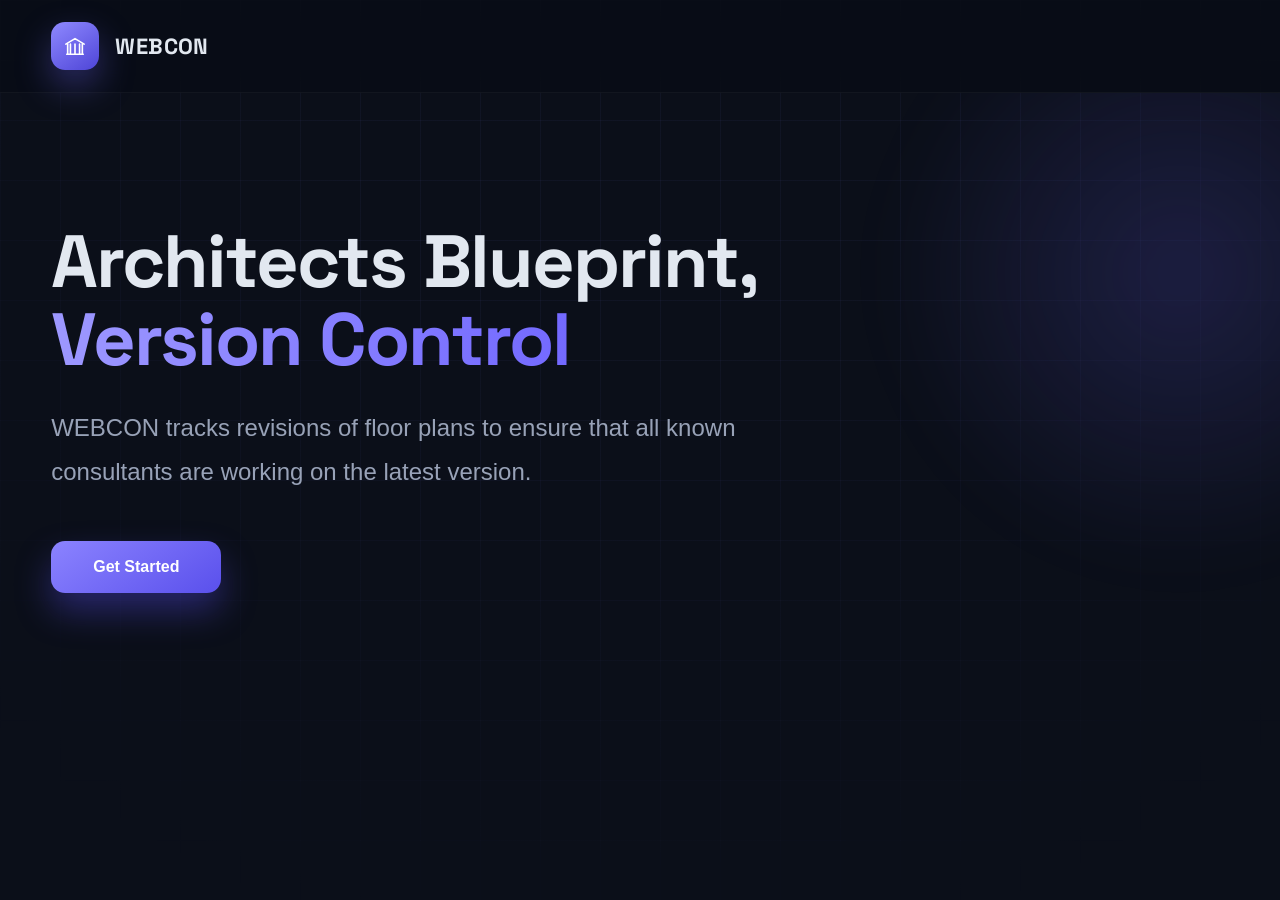
<file: index.html>
<!doctype html>
<html lang="en">
  <head>
    <meta charset="UTF-8" />
    <meta name="viewport" content="width=device-width, initial-scale=1.0" />
    <title>WEBCON</title>

    <link rel="preconnect" href="https://fonts.googleapis.com" />
    <link rel="preconnect" href="https://fonts.gstatic.com" crossorigin />

    <link
      href="https://fonts.googleapis.com/css2?family=Space+Grotesk:wght@500;600;700&family=IBM+Plex+Sans:wght@400;500;600;700&family=IBM+Plex+Mono:wght@500&display=swap"
      rel="stylesheet"
    />

    <link rel="stylesheet" href="style.css" />
  </head>

  <body>
    <div class="grid-bg"></div>

    <header>
      <div class="container">
        <nav>
          <div class="logo">
            <div class="logo-box">
              <svg width="22" height="22" viewBox="0 0 24 24" fill="none">
                <path
                  d="M3 21H21M4 21V10M20 21V10M2 10L12 4L22 10M7 10V21M12 10V21M17 10V21"
                  stroke="white"
                  stroke-width="1.8"
                  stroke-linecap="round"
                  stroke-linejoin="round"
                />
              </svg>
            </div>

            <span>WEBCON</span>
          </div>
        </nav>
      </div>
    </header>

    <section class="hero">
      <div class="container hero-content">
        <div class="hero-text">
          <h1>
            Architects Blueprint,
            <span>Version Control</span>
          </h1>

          <p>
            WEBCON tracks revisions of floor plans to ensure that all known
            consultants are working on the latest version.
          </p>
        </div>

        <div class="hero-action">
          <a href="login.html" class="btn-primary hero-btn"> Get Started </a>
        </div>
      </div>
    </section>
  </body>
</html>
</file>
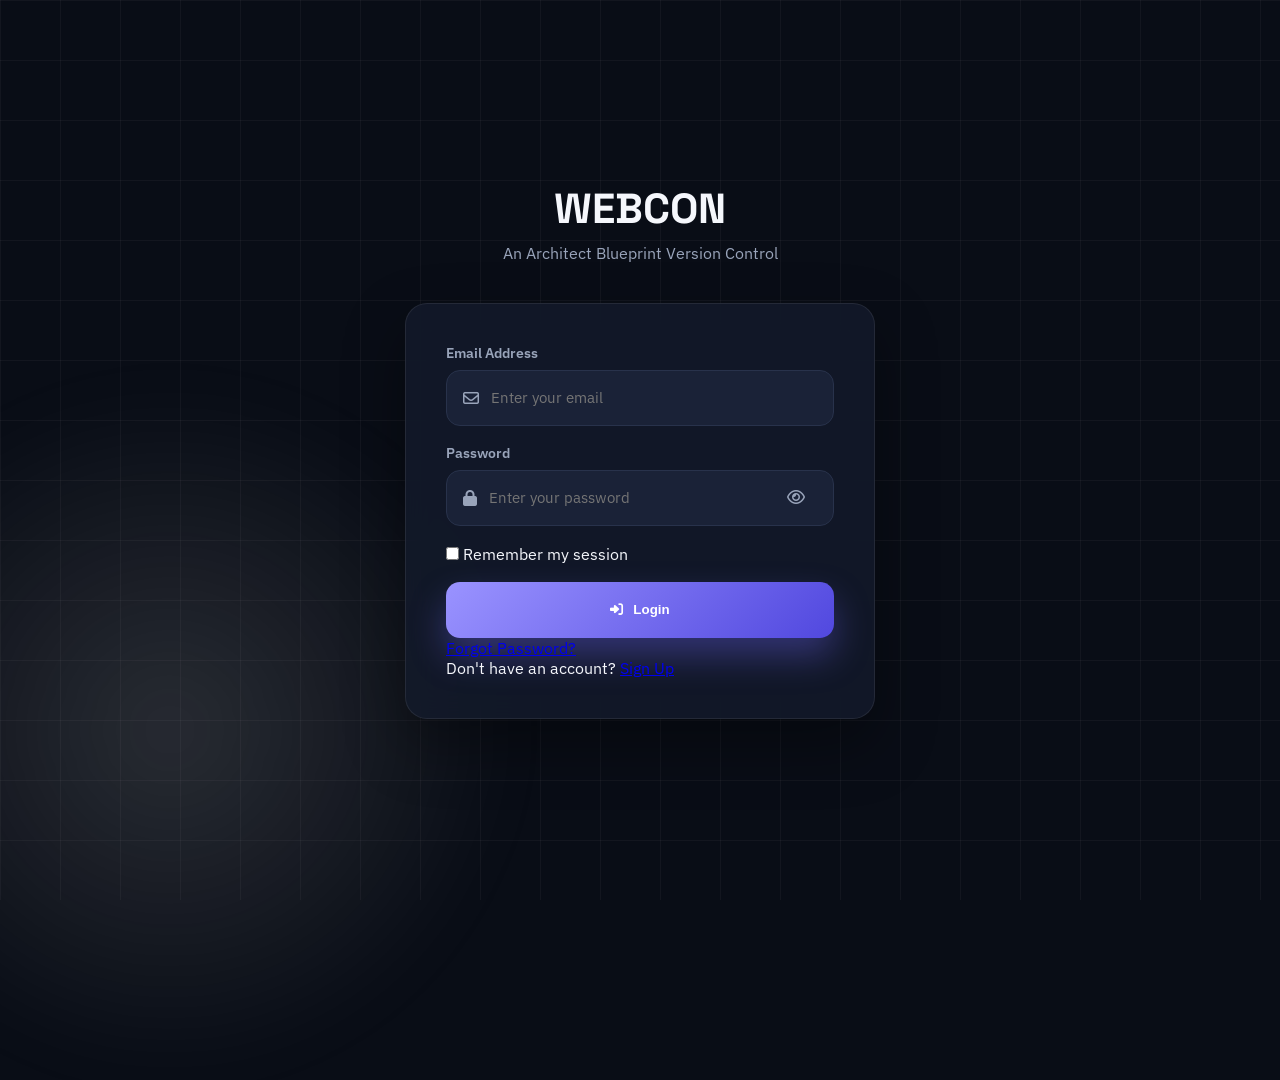
<file: login.html>
<!doctype html>
<html lang="en">
  <head>
    <meta charset="UTF-8" />
    <meta name="viewport" content="width=device-width, initial-scale=1.0" />
    <title>WEBCON | Login</title>

    <link rel="stylesheet" href="login.css" />

    <link rel="preconnect" href="https://fonts.googleapis.com" />
    <link rel="preconnect" href="https://fonts.gstatic.com" crossorigin />

    <link
      href="https://fonts.googleapis.com/css2?family=Space+Grotesk:wght@500;600;700&family=IBM+Plex+Sans:wght@400;500;600;700&display=swap"
      rel="stylesheet"
    />

    <link
      rel="stylesheet"
      href="https://cdnjs.cloudflare.com/ajax/libs/font-awesome/6.7.2/css/all.min.css"
    />
  </head>

  <body>
    <h1>WEBCON</h1>
    <h3>An Architect Blueprint Version Control</h3>

    <div class="logincard">
      <form id="loginForm">
        <div class="login-field">
          <label for="email">Email Address</label>

          <div class="login-input-wrap">
            <i class="fa-regular fa-envelope"></i>

            <input
              type="email"
              id="email"
              name="email"
              placeholder="Enter your email"
              required
            />
          </div>
        </div>

        <div class="login-field">
          <label for="password">Password</label>

          <div class="login-input-wrap">
            <i class="fa-solid fa-lock"></i>

            <input
              type="password"
              id="password"
              name="password"
              placeholder="Enter your password"
              required
            />

            <button type="button" class="login-eye-toggle" id="togglePassword">
              <i class="fa-regular fa-eye"></i>
            </button>
          </div>
        </div>

        <div class="login-remember">
          <input type="checkbox" id="rememberMe" />

          <label for="rememberMe"> Remember my session </label>
        </div>

        <button type="submit" class="primary-button">
          <i class="fa-solid fa-right-to-bracket"></i>

          Login
        </button>
      </form>

      <a href="#" class="login-forgot"> Forgot Password? </a>

      <div class="signup-row">
        <span>Don't have an account?</span>

        <a href="signin.html"> Sign Up </a>
      </div>
    </div>

    <script>
      const togglePassword = document.getElementById("togglePassword");

      const password = document.getElementById("password");

      togglePassword.addEventListener("click", function () {
        if (password.type === "password") {
          password.type = "text";

          this.innerHTML = '<i class="fa-regular fa-eye-slash"></i>';
        } else {
          password.type = "password";

          this.innerHTML = '<i class="fa-regular fa-eye"></i>';
        }
      });

      document
        .getElementById("loginForm")
        .addEventListener("submit", function (e) {
          e.preventDefault();

          window.location.href = "project.html";
        });
    </script>
  </body>
</html>
</file>
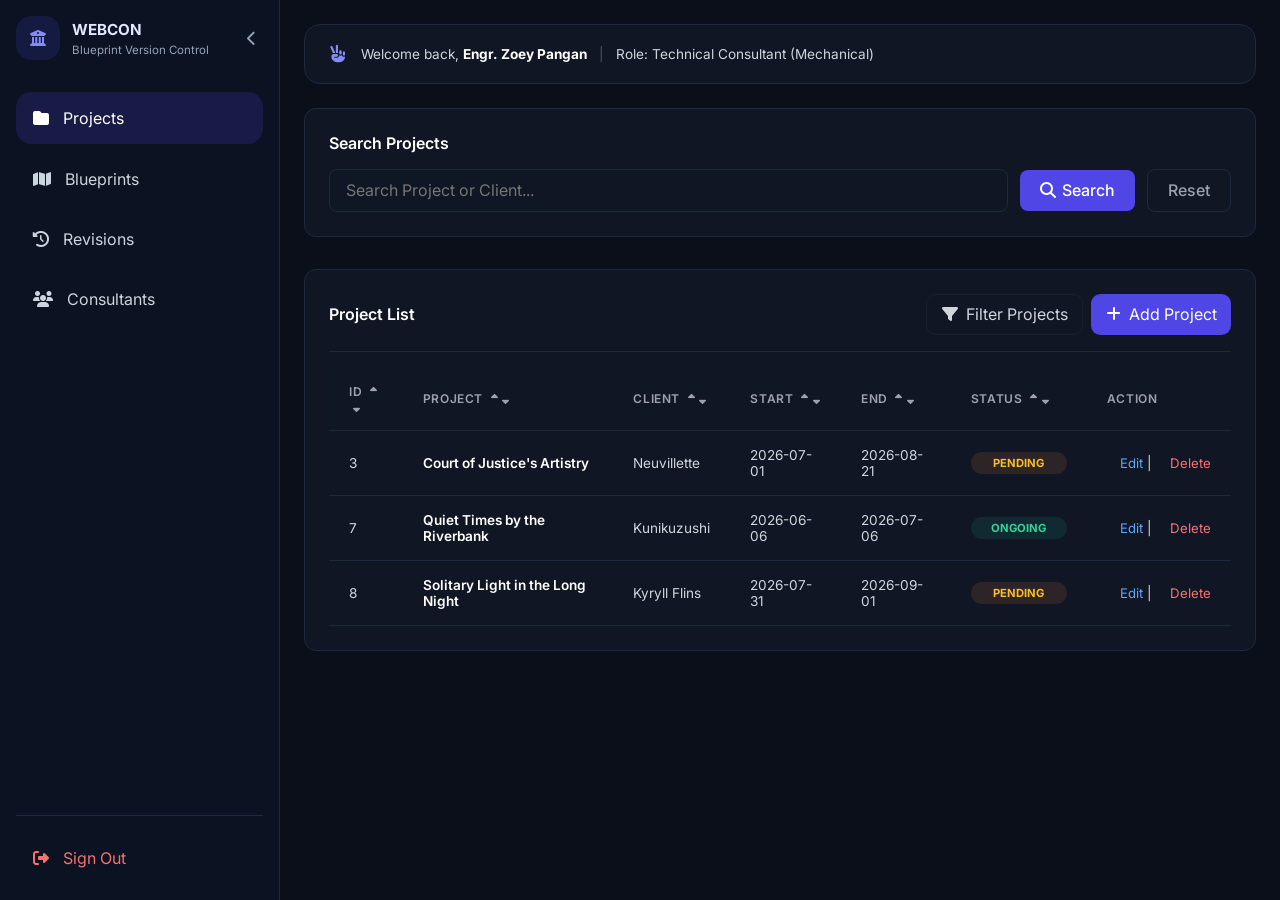
<file: projects.html>
<!DOCTYPE html>
<html lang="en" class="has-theme-dark">
<head>
    <meta charset="UTF-8">
    <meta name="viewport" content="width=device-width, initial-scale=1.0">
    <title>Projects - WEBCON</title>
    <link rel="stylesheet" href="https://cdnjs.cloudflare.com/ajax/libs/font-awesome/6.4.0/css/all.min.css">
    <link rel="stylesheet" href="projects.css">
</head>
<body>
    <div class="app-shell" id="appShell">
        <aside class="sidebar" id="sidebar">
            <div class="sidebar-top">
                <div class="brand">
                    <div class="brand-icon"><i class="fa-solid fa-building-columns"></i></div>
                    <div class="brand-copy">
                        <p class="brand-name">WEBCON</p>
                        <p class="brand-subtitle">Blueprint Version Control</p>
                    </div>
                </div>
                <button class="sidebar-toggle" id="sidebarToggle" onclick="toggleSidebar()" aria-label="Toggle sidebar">
                    <i class="fa-solid fa-chevron-left"></i>
                </button>
            </div>

            <nav class="sidebar-nav">
                <div class="nav-links">
                    <a class="nav-item active" href="projects.html"><i class="fa-solid fa-folder"></i><span>Projects</span></a>
                    <a class="nav-item" href="blueprints.html"><i class="fa-solid fa-map"></i><span>Blueprints</span></a>
                    <a class="nav-item" href="revisions.html"><i class="fa-solid fa-clock-rotate-left"></i><span>Revisions</span></a>
                    <a class="nav-item" href="consultants.html"><i class="fa-solid fa-users"></i><span>Consultants</span></a>
                </div>
                
                <!-- Added Sign Out Button Component Section -->
                <div class="sidebar-footer">
                    <button class="nav-item signout-btn" onclick="handleSignOut()">
                        <i class="fa-solid fa-right-from-bracket"></i><span>Sign Out</span>
                    </button>
                </div>
            </nav>
        </aside>

        <main class="main-content">
            <div class="bp-container">
                
                <!-- Top Action Header Layout Component match Consultants layout -->
                <section class="panel consultant-welcome">
                    <span class="consultant-icon"><i class="fa-solid fa-hand-peace"></i></span>
                    <p class="consultant-text">
                        Welcome back, <b>Engr. Zoey Pangan</b>
                        <span class="divider">|</span>
                        Role: Technical Consultant (Mechanical)
                    </p>
                </section>

                <section class="search-section">
                    <h3 class="search-title">Search Projects</h3>
                    <div class="search-row">
                        <input type="text" id="projectSearchInput" class="search-input" placeholder="Search Project or Client...">
                        <button class="search-btn"><i class="fa-solid fa-magnifying-glass"></i> Search</button>
                        <button class="reset-btn">Reset</button>
                    </div>
                </section>

                <section class="blueprint-list-section">
                    <div class="list-header-row">
                        <h3 class="list-title">Project List</h3>
                        <div class="flex-actions-row">
                            <button id="openFilterModalBtn" class="action-btn">
                                <i class="fa-solid fa-filter"></i>
                                <span>Filter Projects</span>
                            </button>
                            <button id="openUploadModalBtn" class="action-btn primary upload-projects-btn">
                                <i class="fa-solid fa-plus"></i>
                                <span>Add Project</span>
                            </button>
                        </div>
                    </div>

                    <div class="table-scroll">
                        <table class="blueprint-table">
                            <thead>
                                <tr>
                                    <th>ID <i class="fa-solid fa-sort-up"></i><i class="fa-solid fa-sort-down"></i></th>
                                    <th>Project <i class="fa-solid fa-sort-up"></i><i class="fa-solid fa-sort-down"></i></th>
                                    <th>Client <i class="fa-solid fa-sort-up"></i><i class="fa-solid fa-sort-down"></i></th>
                                    <th>Start <i class="fa-solid fa-sort-up"></i><i class="fa-solid fa-sort-down"></i></th>
                                    <th>End <i class="fa-solid fa-sort-up"></i><i class="fa-solid fa-sort-down"></i></th>
                                    <th>Status <i class="fa-solid fa-sort-up"></i><i class="fa-solid fa-sort-down"></i></th>
                                    <th class="action-col">Action</th>
                                </tr>
                            </thead>
                            <tbody>
                                <tr>
                                    <td>3</td>
                                    <td class="project-title-cell">Court of Justice's Artistry</td>
                                    <td>Neuvillette</td>
                                    <td>2026-07-01</td>
                                    <td>2026-08-21</td>
                                    <td><span class="status-pill status-review">PENDING</span></td>
                                    <td class="action-col">
                                        <a href="#" class="action-link edit-link">Edit</a> | 
                                        <a href="#" class="action-link delete-link">Delete</a>
                                    </td>
                                </tr>
                                <tr>
                                    <td>7</td>
                                    <td class="project-title-cell">Quiet Times by the Riverbank</td>
                                    <td>Kunikuzushi</td>
                                    <td>2026-06-06</td>
                                    <td>2026-07-06</td>
                                    <td><span class="status-pill status-approved">ONGOING</span></td>
                                    <td class="action-col">
                                        <a href="#" class="action-link edit-link">Edit</a> | 
                                        <a href="#" class="action-link delete-link">Delete</a>
                                    </td>
                                </tr>
                                <tr>
                                    <td>8</td>
                                    <td class="project-title-cell">Solitary Light in the Long Night</td>
                                    <td>Kyryll Flins</td>
                                    <td>2026-07-31</td>
                                    <td>2026-09-01</td>
                                    <td><span class="status-pill status-review">PENDING</span></td>
                                    <td class="action-col">
                                        <a href="#" class="action-link edit-link">Edit</a> | 
                                        <a href="#" class="action-link delete-link">Delete</a>
                                    </td>
                                </tr>
                            </tbody>
                        </table>
                    </div>
                </section>
            </div>
        </main>
    </div>

    <!-- Filter Projects Dialog Overlay -->
    <div id="filterProjectsModal" class="modal" aria-hidden="true" hidden>
        <div class="modal-backdrop" id="filterModalBackdrop"></div>
        <div class="modal-panel max-width-filter" role="dialog" aria-modal="true" aria-labelledby="filterModalTitle">
            <button class="modal-close" id="filterModalClose" aria-label="Close">&times;</button>
            <h2 id="filterModalTitle" class="modal-header-title">
                <i class="fa-solid fa-filter"></i>Filter Projects
            </h2>
            
            <div class="modal-section">
                <label for="filterClient" class="modal-label">Client:</label>
                <input type="text" id="filterClient" class="modal-input" placeholder="Enter client name">
            </div>

            <div class="modal-section">
                <label for="filterStatus" class="modal-label">Status:</label>
                <select id="filterStatus" class="modal-select">
                    <option value="">All Status</option>
                    <option value="Pending">Pending</option>
                    <option value="Ongoing">Ongoing</option>
                    <option value="Completed">Completed</option>
                </select>
            </div>

            <div class="modal-section">
                <label class="modal-label">Start Date Range:</label>
                <div class="modal-range-group">
                    <input type="date" id="filterStartMin" class="modal-range-input">
                    <input type="date" id="filterStartMax" class="modal-range-input">
                </div>
            </div>

            <div class="modal-section margin-bottom-large">
                <label class="modal-label">End Date Range:</label>
                <div class="modal-range-group">
                    <input type="date" id="filterEndMin" class="modal-range-input">
                    <input type="date" id="filterEndMax" class="modal-range-input">
                </div>
            </div>

            <div class="modal-actions border-top-divider">
                <button id="resetFilterBtn" class="filter-reset-btn">Reset</button>
                <button id="applyFilterBtn" class="filter-apply-btn">Apply Filters</button>
            </div>
        </div>
    </div>

    <!-- Upload/Add Project Dialog Overlay -->
    <div id="uploadProjectModal" class="modal" aria-hidden="true" hidden>
        <div class="modal-backdrop" id="uploadModalBackdrop"></div>
        <div class="modal-panel max-width-upload" role="dialog" aria-modal="true" aria-labelledby="uploadModalTitle">
            <button class="modal-close" id="uploadModalClose" aria-label="Close">&times;</button>
            <h2 id="uploadModalTitle" class="modal-header-title">
                <i class="fa-solid fa-cloud-arrow-up"></i>Add New Project
            </h2>
            
            <div class="modal-section">
                <label for="newProjectName" class="modal-label">Project Name *</label>
                <input type="text" id="newProjectName" class="modal-input" placeholder="Enter custom project designation..." required>
            </div>

            <div class="modal-section">
                <label for="newProjectClient" class="modal-label">Client Name *</label>
                <input type="text" id="newProjectClient" class="modal-input" placeholder="Enter client label..." required>
            </div>

            <div class="modal-section">
                <label class="modal-label">Attach Initial Project Files</label>
                <label class="file-drop" id="projectFileDrop"> 
                    <input type="file" id="projectFilesInput" multiple hidden />
                    <div class="file-drop-inner">
                        <i class="fa-solid fa-folder-open"></i><br/>
                        Drag & drop structural/design files here<br/>
                        <span class="file-drop-subtext">or click to scan local workspace</span>
                    </div>
                </label>
                <div id="projectFileList" class="file-list-container custom-scrollbar" aria-live="polite"></div>
            </div>

            <div class="modal-actions border-top-divider">
                <button id="uploadModalCancel" class="filter-reset-btn">Cancel</button>
                <button id="uploadModalSubmit" class="action-btn primary">Commit Project</button>
            </div>
        </div>
    </div>

    <script>
        function toggleSidebar() {
            document.body.classList.toggle('sidebar-collapsed');
            const toggleIcon = document.querySelector('.sidebar-toggle i');
            if (document.body.classList.contains('sidebar-collapsed')) {
                toggleIcon.classList.remove('fa-chevron-left');
                toggleIcon.classList.add('fa-chevron-right');
            } else {
                toggleIcon.classList.remove('fa-chevron-right');
                toggleIcon.classList.add('fa-chevron-left');
            }
        }

        function handleSignOut() {
            if (confirm("Are you sure you want to sign out?")) {
                alert("Signing out...");
                // Add redirect logic here if needed: window.location.href = 'login.html';
            }
        }

        const openFilterModalBtn = document.getElementById('openFilterModalBtn');
        const filterProjectsModal = document.getElementById('filterProjectsModal');
        const filterModalClose = document.getElementById('filterModalClose');
        const filterModalBackdrop = document.getElementById('filterModalBackdrop');
        const resetFilterBtn = document.getElementById('resetFilterBtn');
        const applyFilterBtn = document.getElementById('applyFilterBtn');

        function openFilters() {
            filterProjectsModal.hidden = false;
            filterProjectsModal.removeAttribute('aria-hidden');
        }

        function closeFilters() {
            filterProjectsModal.hidden = true;
            filterProjectsModal.setAttribute('aria-hidden', 'true');
        }

        openFilterModalBtn.addEventListener('click', openFilters);
        filterModalClose.addEventListener('click', closeFilters);
        filterModalBackdrop.addEventListener('click', closeFilters);

        applyFilterBtn.addEventListener('click', () => { closeFilters(); });

        resetFilterBtn.addEventListener('click', () => {
            document.getElementById('filterClient').value = '';
            document.getElementById('filterStatus').value = '';
            document.getElementById('filterStartMin').value = '';
            document.getElementById('filterStartMax').value = '';
            document.getElementById('filterEndMin').value = '';
            document.getElementById('filterEndMax').value = '';
        });

        const openUploadModalBtn = document.getElementById('openUploadModalBtn');
        const uploadProjectModal = document.getElementById('uploadProjectModal');
        const uploadModalClose = document.getElementById('uploadModalClose');
        const uploadModalCancel = document.getElementById('uploadModalCancel');
        const uploadModalBackdrop = document.getElementById('uploadModalBackdrop');
        const projectFilesInput = document.getElementById('projectFilesInput');
        const projectFileDrop = document.getElementById('projectFileDrop');
        const projectFileList = document.getElementById('projectFileList');
        const uploadModalSubmit = document.getElementById('uploadModalSubmit');

        function openUploadModal() {
            uploadProjectModal.hidden = false;
            uploadProjectModal.removeAttribute('aria-hidden');
        }

        function closeUploadModal() {
            uploadProjectModal.hidden = true;
            uploadProjectModal.setAttribute('aria-hidden', 'true');
            document.getElementById('newProjectName').value = '';
            document.getElementById('newProjectClient').value = '';
            projectFilesInput.value = '';
            projectFileList.innerHTML = '';
        }

        openUploadModalBtn.addEventListener('click', openUploadModal);
        uploadModalClose.addEventListener('click', closeUploadModal);
        uploadModalCancel.addEventListener('click', closeUploadModal);
        uploadModalBackdrop.addEventListener('click', closeUploadModal);

        projectFileDrop.addEventListener('click', (e) => {
            if (e.target !== projectFilesInput) projectFilesInput.click();
        });

        projectFilesInput.addEventListener('change', (e) => {
            handleProjectFiles(e.target.files);
        });

        ['dragenter', 'dragover'].forEach(ev => projectFileDrop.addEventListener(ev, (e) => { 
            e.preventDefault(); e.stopPropagation(); 
            projectFileDrop.style.borderColor = '#4f46e5';
            projectFileDrop.style.background = 'rgba(79, 70, 229, 0.04)';
        }));
        ['dragleave', 'drop'].forEach(ev => projectFileDrop.addEventListener(ev, (e) => { 
            e.preventDefault(); e.stopPropagation(); 
            projectFileDrop.style.borderColor = 'rgba(255, 255, 255, 0.06)';
            projectFileDrop.style.background = 'transparent';
        }));
        projectFileDrop.addEventListener('drop', (e) => {
            const dt = e.dataTransfer;
            if (dt && dt.files && dt.files.length) {
                projectFilesInput.files = dt.files;
                handleProjectFiles(dt.files);
            }
        });

        function handleProjectFiles(files) {
            projectFileList.innerHTML = '';
            Array.from(files).forEach((file) => {
                const item = document.createElement('div');
                item.className = 'dynamic-file-row';
                item.innerHTML = `
                    <div class="file-meta-info"><i class="fa-regular fa-file-lines"></i>${file.name} <span class="file-size-label">(${Math.round(file.size / 1024)} KB)</span></div>
                    <button class="file-remove-action" onclick="this.parentElement.remove()">Remove</button>
                `;
                projectFileList.appendChild(item);
            });
        }

        uploadModalSubmit.addEventListener('click', () => {
            const name = document.getElementById('newProjectName').value.trim();
            const client = document.getElementById('newProjectClient').value.trim();
            if (!name || !client) {
                alert('Project Name and Client Name fields cannot be left blank.');
                return;
            }
            alert(`Project Blueprint successfully registered:\nProject: ${name}\nClient: ${client}\nStaged files: ${projectFilesInput.files.length}`);
            closeUploadModal();
        });
    </script>
</body>
</html>
</file>
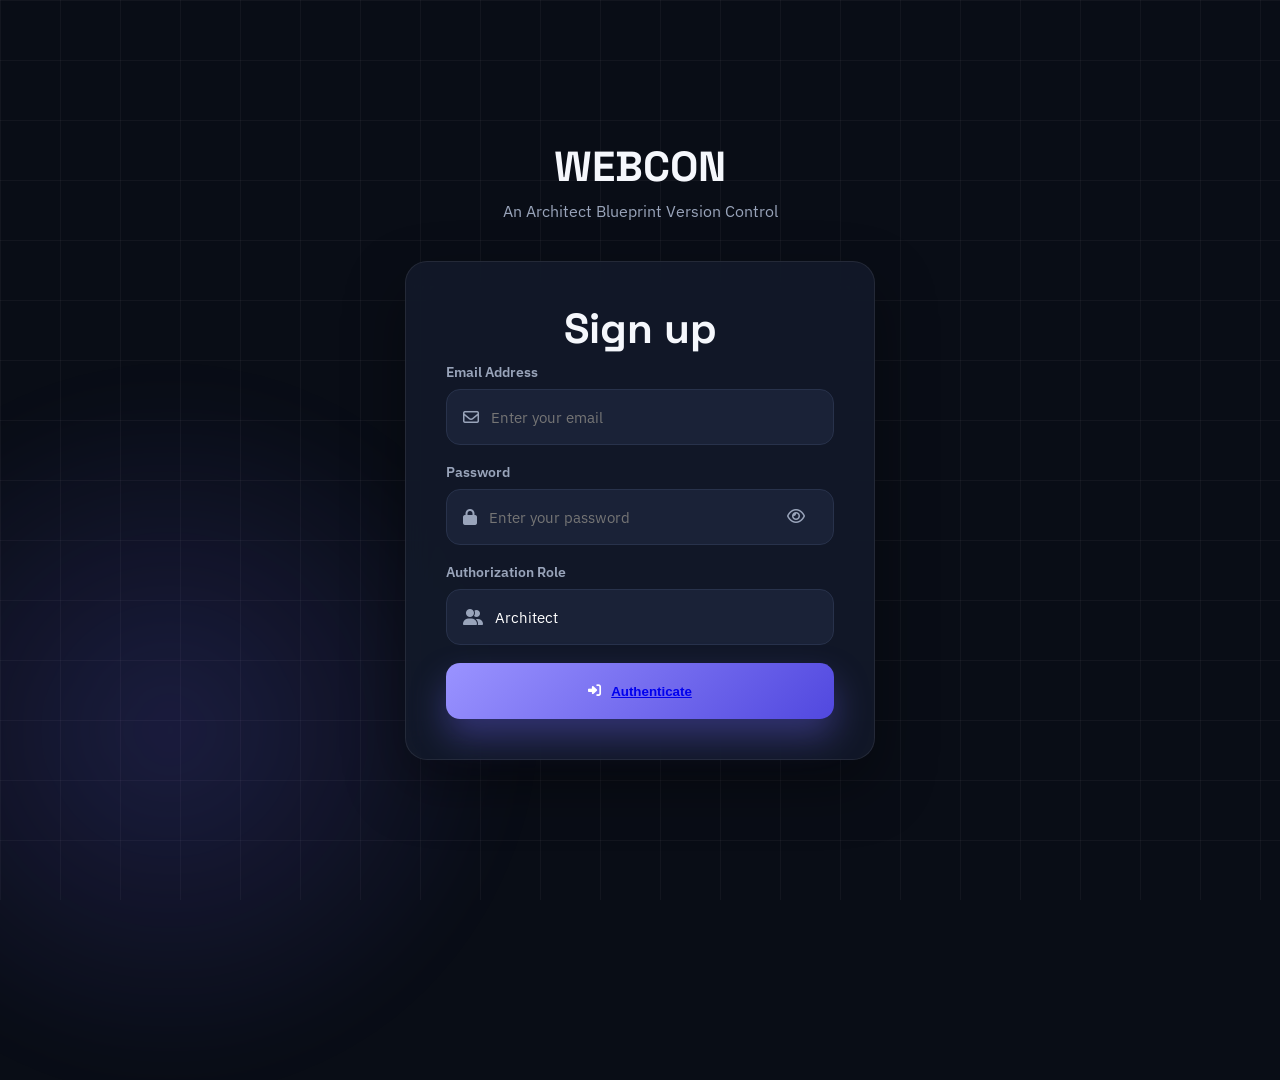
<file: signin.html>
<!doctype html>
<html lang="en">
  <head>
    <meta charset="UTF-8" />
    <meta name="viewport" content="width=device-width, initial-scale=1.0" />
    <title>WEBCON | Login</title>

    <link rel="stylesheet" href="signin.css" />

    <link rel="preconnect" href="https://fonts.googleapis.com" />
    <link rel="preconnect" href="https://fonts.gstatic.com" crossorigin />

    <link
      href="https://fonts.googleapis.com/css2?family=Space+Grotesk:wght@500;600;700&family=IBM+Plex+Sans:wght@400;500;600;700&display=swap"
      rel="stylesheet"
    />

    <link
      rel="stylesheet"
      href="https://cdnjs.cloudflare.com/ajax/libs/font-awesome/6.7.2/css/all.min.css"
    />
  </head>

  <body>
    <h1>WEBCON</h1>
    <h3>An Architect Blueprint Version Control</h3>

    <div class="logincard">
      <h1 class="title">Sign up</h1>
      <form id="loginForm">
        <div class="login-field">
          <label for="email">Email Address</label>

          <div class="login-input-wrap">
            <i class="fa-regular fa-envelope"></i>

            <input
              type="email"
              id="email"
              name="email"
              placeholder="Enter your email"
              required
            />
          </div>
        </div>

        <div class="login-field">
          <label for="password">Password</label>

          <div class="login-input-wrap">
            <i class="fa-solid fa-lock"></i>

            <input
              type="password"
              id="password"
              name="password"
              placeholder="Enter your password"
              required
            />

            <button type="button" class="login-eye-toggle" id="togglePassword">
              <i class="fa-regular fa-eye"></i>
            </button>
          </div>
        </div>

        <div class="login-field">
          <label for="role">Authorization Role</label>
          <div class="login-input-wrap login-select-wrap">
            <i class="fa-solid fa-user-group"></i>
            <select id="role" name="role" required>
              <option value="architect" selected>Architect</option>
              <option value="engineering_consultant">
                Engineering Consultant
              </option>
              <option value="project_manager">Project Manager</option>
              <option value="client">Client</option>
              <option value="system_administrator">System Administrator</option>
            </select>
          </div>
        </div>
        <button type="submit" class="primary-button login-submit">
          <i class="fa-solid fa-right-to-bracket"></i>
          <a href="login.html">Authenticate</a>
        </button>
      </form>
    </div>

    <script>
      const togglePassword = document.getElementById("togglePassword");

      const password = document.getElementById("password");

      togglePassword.addEventListener("click", function () {
        if (password.type === "password") {
          password.type = "text";

          this.innerHTML = '<i class="fa-regular fa-eye-slash"></i>';
        } else {
          password.type = "password";

          this.innerHTML = '<i class="fa-regular fa-eye"></i>';
        }
      });

      document
        .getElementById("loginForm")
        .addEventListener("submit", function (e) {
          e.preventDefault();

          window.location.href = "project.html";
        });
    </script>
  </body>
</html>

<!-- <!doctype html>
<html lang="en">
  <head>
    <meta charset="UTF-8" />
    <meta name="viewport" content="width=device-width, initial-scale=1.0" />
    <title>Login</title>
    <link rel="stylesheet" href="signin.css" />

    <link rel="preconnect" href="https://fonts.googleapis.com" />
    <link rel="preconnect" href="https://fonts.gstatic.com" crossorigin />

    <link
      href="https://fonts.googleapis.com/css2?family=Space+Grotesk:wght@500;600;700&family=IBM+Plex+Sans:wght@400;500;600;700&display=swap"
      rel="stylesheet"
    />

    <link
      rel="stylesheet"
      href="https://cdnjs.cloudflare.com/ajax/libs/font-awesome/6.7.2/css/all.min.css"
    />
  </head>
  <body>
    <h1>WEBCON</h1>
    <h3>An Architect Blueprint Version Control</h3>
    <div class="logincard">
      <h1 class="title">Sign up</h1>
      <form id="loginForm">
        <div class="login-field">
          <label for="email">Enter Email Address</label>
          <div class="login-input-wrap">
            <i class="fa-regular fa-envelope"></i>
            <input type="email" id="email" name="email" required />
          </div>
        </div>
        <div class="login-field">
          <label for="password">Create Password</label>
          <div class="login-input-wrap">
            <i class="fa-solid fa-lock"></i>
            <input type="password" id="password" name="password" required />
            <button
              type="button"
              class="login-eye-toggle"
              id="togglePassword"
              aria-label="Toggle password visibility"
            >
              <i class="fa-regular fa-eye"></i>
            </button>
          </div>
        </div>
        <div class="login-field">
          <label for="role">Authorization Role</label>
          <div class="login-input-wrap login-select-wrap">
            <i class="fa-solid fa-user-group"></i>
            <select id="role" name="role" required>
              <option value="architect" selected>Architect</option>
              <option value="engineering_consultant">
                Engineering Consultant
              </option>
              <option value="project_manager">Project Manager</option>
              <option value="client">Client</option>
              <option value="system_administrator">System Administrator</option>
            </select>
          </div>
        </div>
        <button type="submit" class="primary-button login-submit">
          <i class="fa-solid fa-right-to-bracket"></i>
          <a href="login.html">Authenticate</a>
        </button>
      </form>
    </div>
  </body>
</html> -->
</file>
<file: style.css>
:root {
  --bg: #090d16;
  --surface: #111827;
  --surface-2: #171f32;

  --border: #222b43;

  --primary: #6f66ff;
  --primary-dark: #5147da;
  --primary-light: #9f9bff;

  --text: #f4f6fb;
  --text-secondary: #98a2b7;

  --grid: rgba(130, 135, 255, 0.05);

  --display: "Space Grotesk", sans-serif;
  --body: "IBM Plex Sans", sans-serif;
  --mono: "IBM Plex Mono", monospace;
}

* {
  margin: 0;
  padding: 0;
  box-sizing: border-box;
}

html {
  scroll-behavior: smooth;
}

body {
  background: var(--bg);

  color: var(--text);

  font-family: var(--body);

  overflow-x: hidden;
}

a {
  text-decoration: none;
  color: inherit;
}

.container {
  width: min(1180px, 92%);
  margin: auto;
}

.grid-bg {
  position: fixed;

  inset: 0;

  z-index: -2;

  background:
    linear-gradient(var(--grid) 1px, transparent 1px),
    linear-gradient(90deg, var(--grid) 1px, transparent 1px);

  background-size: 60px 60px;

  mask-image: radial-gradient(circle at top, black 30%, transparent 90%);
}

header {
  position: sticky;

  top: 0;

  z-index: 100;

  backdrop-filter: blur(18px);

  background: rgba(9, 13, 22, 0.75);

  border-bottom: 1px solid rgba(255, 255, 255, 0.04);
}

nav {
  height: 92px;

  display: flex;

  align-items: center;

  justify-content: space-between;
}

.logo {
  display: flex;

  align-items: center;

  gap: 16px;

  font-family: var(--display);

  font-size: 22px;

  font-weight: 700;

  letter-spacing: 0.02em;
}

.logo-box {
  width: 48px;

  height: 48px;

  border-radius: 14px;

  display: flex;

  align-items: center;

  justify-content: center;

  background: linear-gradient(145deg, #8f89ff, #4e45d7);

  box-shadow: 0 15px 35px rgba(111, 102, 255, 0.35);
}

.nav-buttons {
  display: flex;

  gap: 18px;

  align-items: center;
}

.btn-outline {
  padding: 15px 34px;

  border-radius: 14px;

  border: 1px solid rgba(255, 255, 255, 0.08);

  background: #0f1522;

  font-weight: 600;

  transition: 0.25s;
}

.btn-outline:hover {
  border-color: var(--primary);

  background: #171d2c;
}

.btn-primary {
  padding: 15px 36px;

  border-radius: 14px;

  font-weight: 700;

  color: #fff;

  background: linear-gradient(145deg, #8b83ff, #5a50ec);

  box-shadow: 0 18px 35px rgba(92, 81, 255, 0.35);

  transition: 0.25s;
}

.btn-primary:hover {
  transform: translateY(-2px);

  filter: brightness(1.05);
}

.hero {
  padding: 130px 0 110px;
}

.badge {
  display: inline-flex;

  align-items: center;

  gap: 12px;

  padding: 12px 22px;

  border-radius: 999px;

  background: #151b30;

  border: 1px solid rgba(130, 135, 255, 0.15);

  font-family: var(--mono);

  font-size: 14px;

  letter-spacing: 0.08em;

  color: #8d87ff;

  margin-bottom: 34px;
}

.circle {
  width: 8px;

  height: 8px;

  border-radius: 50%;

  background: #8d87ff;

  box-shadow: 0 0 10px #8d87ff;
}

h1 {
  max-width: 760px;

  font-family: var(--display);

  font-size: 74px;

  line-height: 1.05;

  font-weight: 700;

  letter-spacing: -2px;

  margin-bottom: 28px;
}

h1 span {
  background: linear-gradient(90deg, #9d98ff, #7369ff);

  -webkit-background-clip: text;

  background-clip: text;

  color: transparent;
}

p {
  max-width: 700px;

  font-size: 24px;

  line-height: 1.8;

  color: var(--text-secondary);

  margin-bottom: 48px;
}

.hero-buttons {
  display: flex;

  align-items: center;

  gap: 24px;
}

.hero-btn {
  padding: 17px 42px;

  font-size: 16px;
}

.learn {
  font-size: 16px;

  font-weight: 600;

  color: var(--text-secondary);

  transition: 0.25s;
}

.learn:hover {
  color: var(--text);

  transform: translateX(4px);
}

.hero::before {
  content: "";

  position: absolute;

  width: 600px;

  height: 600px;

  background: radial-gradient(
    circle,
    rgba(111, 102, 255, 0.18),
    transparent 70%
  );

  right: -200px;

  top: -120px;

  filter: blur(30px);

  z-index: -1;
}

.hero {
  position: relative;

  overflow: hidden;
}

.btn-primary,
.btn-outline {
  display: inline-flex;

  align-items: center;

  justify-content: center;
}

.logo svg {
  display: block;
}

::selection {
  background: #6f66ff;

  color: #fff;
}

::-webkit-scrollbar {
  width: 8px;
}

::-webkit-scrollbar-track {
  background: #0d1220;
}

::-webkit-scrollbar-thumb {
  background: #404d73;

  border-radius: 20px;
}

::-webkit-scrollbar-thumb:hover {
  background: #6877aa;
}

@media (max-width: 992px) {
  nav {
    height: 80px;
  }

  .logo span {
    font-size: 20px;
  }

  .logo-box {
    width: 42px;

    height: 42px;
  }

  h1 {
    font-size: 58px;
  }

  p {
    font-size: 20px;
  }

  .hero {
    padding: 100px 0;
  }
}

@media (max-width: 768px) {
  nav {
    flex-direction: column;

    gap: 20px;

    height: auto;

    padding: 20px 0;
  }

  .nav-buttons {
    width: 100%;

    justify-content: center;
  }

  .hero {
    padding: 80px 0;
  }

  h1 {
    font-size: 46px;

    line-height: 1.1;
  }

  p {
    font-size: 18px;
  }

  .hero-buttons {
    flex-direction: column;

    align-items: flex-start;
  }

  .btn-primary,
  .btn-outline {
    width: 220px;
  }
}

@media (max-width: 480px) {
  .container {
    width: 92%;
  }

  .badge {
    font-size: 11px;

    padding: 10px 18px;
  }

  h1 {
    font-size: 36px;

    letter-spacing: -1px;
  }

  p {
    font-size: 16px;

    line-height: 1.7;
  }

  .logo {
    font-size: 18px;
  }

  .logo-box {
    width: 38px;

    height: 38px;
  }

  .btn-primary,
  .btn-outline {
    width: 100%;
  }

  .hero-buttons {
    width: 100%;
  }
}

/*ssss*/
@import url("https://fonts.googleapis.com/css2?family=Inter:wght@300;400;500;600;700&display=swap");

:root {
  color-scheme: dark;
}
*,
*::before,
*::after {
  box-sizing: border-box;
}
html {
  min-height: 100%;
}
body {
  min-height: 100%;
  margin: 0;
  background-color: #0b0f19;
  color: #e2e8f0;
  font-family: "Inter", sans-serif;
}
button,
input,
select,
textarea {
  font: inherit;
}
button {
  cursor: pointer;
}
.bg-dark-panel {
  background-color: #111625;
}
.bg-dark-card {
  background-color: #171d2f;
}
.border-dark {
  border-color: #1f293d;
}
.text-accent {
  color: #5c67f2;
}
.bg-accent {
  background-color: #4f46e5;
}

/* Projects dashboard styles */
.page-content {
  display: grid;
  gap: 1.5rem;
}
.project-summary,
.table-panel {
  background: #111625;
  border: 1px solid #1f293d;
  border-radius: 1rem;
}
.summary-inner {
  display: flex;
  align-items: center;
  gap: 1rem;
  padding: 1.5rem;
}
.summary-icon {
  display: grid;
  place-items: center;
  width: 3.25rem;
  height: 3.25rem;
  border-radius: 1rem;
  background: #171d2f;
  border: 1px solid #1f293d;
  color: #5c67f2;
  font-size: 1.3rem;
}
.project-title {
  margin: 0;
  font-size: 1.25rem;
  font-weight: 700;
  color: #ffffff;
}
.project-meta {
  margin: 0.25rem 0 0;
  font-size: 0.75rem;
  color: #9ca3af;
}
.project-status {
  color: #34d399;
  font-weight: 700;
}
.stat-grid {
  display: grid;
  gap: 1rem;
  grid-template-columns: repeat(1, minmax(0, 1fr));
}
@media (min-width: 768px) {
  .stat-grid {
    grid-template-columns: repeat(4, minmax(0, 1fr));
  }
}
.stat-card {
  display: flex;
  align-items: center;
  gap: 1rem;
  padding: 1rem;
  border-radius: 1rem;
  border: 1px solid #1f293d;
  background: #111625;
}
.stat-icon {
  display: grid;
  place-items: center;
  width: 2.75rem;
  height: 2.75rem;
  border-radius: 0.85rem;
  border: 1px solid #1f293d;
  color: #c7d2fe;
}
.stat-total .stat-icon {
  background: rgba(127, 97, 246, 0.12);
  color: #818cf8;
}
.stat-review .stat-icon {
  background: rgba(245, 158, 11, 0.12);
  color: #fbbf24;
}
.stat-approved .stat-icon {
  background: rgba(16, 185, 129, 0.12);
  color: #34d399;
}
.stat-superseded .stat-icon {
  background: rgba(59, 130, 246, 0.12);
  color: #60a5fa;
}
.stat-label {
  font-size: 0.75rem;
  text-transform: uppercase;
  letter-spacing: 0.06em;
  color: #9ca3af;
}
.stat-value {
  margin-top: 0.35rem;
  font-size: 1.25rem;
  font-weight: 700;
  color: #ffffff;
}
.filters-row {
  display: flex;
  flex-wrap: wrap;
  gap: 1rem;
  align-items: center;
  justify-content: space-between;
}
.filters-caption {
  font-size: 0.75rem;
  color: #9ca3af;
}
.filter-group {
  display: flex;
  flex-wrap: wrap;
  gap: 0.5rem;
  padding: 0.375rem;
  border-radius: 1rem;
  background: #111625;
  border: 1px solid #1f293d;
}
.filter-pill {
  border: none;
  background: transparent;
  color: #9ca3af;
  padding: 0.55rem 0.9rem;
  border-radius: 0.85rem;
  font-size: 0.75rem;
  transition:
    color 0.2s ease,
    background-color 0.2s ease;
}
.filter-pill:hover,
.filter-pill.active {
  background: rgba(79, 70, 229, 0.18);
  color: #ffffff;
}
.primary-button {
  display: inline-flex;
  align-items: center;
  gap: 0.5rem;
  padding: 0.85rem 1.15rem;
  border-radius: 0.95rem;
  background: #4f46e5;
  color: #ffffff;
  font-weight: 600;
  border: none;
  box-shadow: 0 10px 30px rgba(79, 70, 229, 0.18);
}
.primary-button:hover {
  background: #4338ca;
}
.table-header {
  padding: 1.25rem 1.5rem;
  border-bottom: 1px solid #1f293d;
}
.table-header h3 {
  margin: 0;
  font-size: 0.95rem;
  color: #ffffff;
}
.table-scroll {
  overflow-x: auto;
}
.repo-table {
  width: 100%;
  border-collapse: collapse;
  font-size: 0.8rem;
  color: #d1d5db;
}
.repo-table th,
.repo-table td {
  padding: 1rem 1.25rem;
  border-bottom: 1px solid #1f293d;
}
.repo-table thead th {
  text-align: left;
  color: #9ca3af;
  text-transform: uppercase;
  letter-spacing: 0.08em;
}
.repo-table tbody tr {
  transition: background-color 0.2s ease;
}
.repo-table tbody tr:hover {
  background: rgba(255, 255, 255, 0.03);
}
.file-cell {
  display: inline-flex;
  align-items: center;
  gap: 0.75rem;
  color: #ffffff;
  font-weight: 600;
}
.file-icon {
  display: grid;
  place-items: center;
  width: 2rem;
  height: 2rem;
  border-radius: 0.65rem;
  background: rgba(249, 115, 22, 0.14);
  color: #fb923c;
}
.pill {
  display: inline-flex;
  align-items: center;
  padding: 0.35rem 0.75rem;
  border-radius: 999px;
  font-size: 0.7rem;
  color: #d1d5db;
  border: 1px solid transparent;
}
.structural-pill {
  background: rgba(99, 102, 241, 0.14);
  color: #818cf8;
  border-color: rgba(99, 102, 241, 0.25);
}
.mechanical-pill {
  background: rgba(14, 165, 233, 0.14);
  color: #7dd3fc;
  border-color: rgba(14, 165, 233, 0.25);
}
.electrical-pill {
  background: rgba(6, 182, 212, 0.14);
  color: #67e8f9;
  border-color: rgba(6, 182, 212, 0.25);
}
.plumbing-pill {
  background: rgba(16, 185, 129, 0.14);
  color: #6ee7b7;
  border-color: rgba(16, 185, 129, 0.25);
}
.status-pill {
  display: inline-flex;
  align-items: center;
  justify-content: center;
  min-width: 7rem;
  padding: 0.35rem 0.75rem;
  border-radius: 999px;
  font-size: 0.7rem;
  font-weight: 700;
}
.status-approved {
  background: rgba(16, 185, 129, 0.12);
  color: #34d399;
}
.status-review {
  background: rgba(237, 137, 54, 0.12);
  color: #fbbf24;
}
.status-alert {
  background: rgba(239, 68, 68, 0.12);
  color: #f87171;
}
.action-col {
  text-align: center;
}
.action-icon {
  color: #6b7280;
}
</file>
<file: login.css>
@import url("https://fonts.googleapis.com/css2?family=Space+Grotesk:wght@500;600;700&family=IBM+Plex+Sans:wght@400;500;600;700&display=swap");

:root {
  --bg: #090d16;
  --card: #131a2b;
  --card2: #1a2237;

  --primary: #6f66ff;
  --primary-dark: #5148df;
  --primary-light: #9a93ff;

  --border: #28324b;
  --border-hover: #6f66ff;

  --text: #f5f7fc;
  --text2: #99a4ba;

  --grid: rgba(255, 255, 255, 0.04);
}

* {
  margin: 0;
  padding: 0;
  box-sizing: border-box;
}

body {
  min-height: 100vh;
  display: flex;
  justify-content: center;
  align-items: center;
  flex-direction: column;
  background: var(--bg);
  color: var(--text);
  font-family: "IBM Plex Sans", sans-serif;
  overflow: hidden;
  position: relative;
}

body::before {
  content: "";
  position: absolute;
  inset: 0;
  background-image:
    linear-gradient(var(--grid) 1px, transparent 1px),
    linear-gradient(90deg, var(--grid) 1px, transparent 1px);
  background-size: 60px 60px;
  z-index: -2;
}

body::after {
  content: "";
  position: absolute;
  width: 700px;
  height: 700px;
  left: -180px;
  bottom: -180px;
  background: radial-gradient(
    circle,
    rgba(186, 186, 186, 0.18),
    transparent 70%
  );
  filter: blur(30px);
  z-index: -1;
}

h1:first-of-type {
  font-family: "Space Grotesk", sans-serif;
  font-size: 42px;
  margin-bottom: 8px;
}

h3 {
  color: var(--text2);
  font-size: 16px;
  font-weight: 400;
  margin-bottom: 40px;
}

.logincard {
  width: 470px;
  background: rgba(19, 26, 43, 0.85);
  backdrop-filter: blur(16px);
  border: 1px solid rgba(255, 255, 255, 0.08);
  border-radius: 22px;
  padding: 40px;
  box-shadow: 0 25px 60px rgba(0, 0, 0, 0.35);
  animation: fadeUp 0.8s ease;
}

.title {
  text-align: center;
  font-family: "Space Grotesk", sans-serif;
  font-size: 32px;
  margin-bottom: 28px;
}

.login-field {
  margin-bottom: 18px;
}

.login-field label {
  display: block;
  margin-bottom: 8px;
  color: var(--text2);
  font-size: 14px;
  font-weight: 600;
}

.login-input-wrap {
  display: flex;
  align-items: center;
  height: 56px;
  padding: 0 16px;
  background: var(--card2);
  border: 1px solid var(--border);
  border-radius: 14px;
  transition: 0.3s;
}

.login-input-wrap:focus-within {
  border-color: var(--border-hover);
  box-shadow: 0 0 0 3px rgba(111, 102, 255, 0.2);
}

.login-input-wrap i {
  color: var(--text2);
  margin-right: 12px;
}

.login-input-wrap input,
.login-input-wrap select {
  flex: 1;
  border: none;
  outline: none;
  background: none;
  color: #fff;
  font-size: 15px;
  font-family: "IBM Plex Sans", sans-serif;
}

.login-input-wrap select {
  appearance: none;
  cursor: pointer;
}

.login-input-wrap option {
  background: #1a2237;
  color: #fff;
}

.login-eye-toggle {
  background: none;
  border: none;
  color: var(--text2);
  cursor: pointer;
  font-size: 16px;
}

.login-eye-toggle:hover {
  color: var(--primary-light);
}

.primary-button {
  width: 100%;
  height: 56px;
  border: none;
  border-radius: 14px;
  margin-top: 18px;
  display: flex;
  justify-content: center;
  align-items: center;
  gap: 10px;
  text-decoration: none;
  color: #fff;
  font-weight: 700;
  background: linear-gradient(
    135deg,
    var(--primary-light),
    var(--primary-dark)
  );
  box-shadow: 0 18px 35px rgba(111, 102, 255, 0.35);
  transition: 0.3s;
}

.primary-button:hover {
  transform: translateY(-2px);
  filter: brightness(1.08);
}

.primary-button:active {
  transform: scale(0.98);
}

.login-footer {
  margin-top: 24px;
  text-align: center;
  color: var(--text2);
  font-size: 14px;
}

.login-footer a {
  color: var(--primary-light);
  text-decoration: none;
  font-weight: 600;
}

.login-footer a:hover {
  color: #fff;
}

@keyframes fadeUp {
  from {
    opacity: 0;
    transform: translateY(40px);
  }

  to {
    opacity: 1;
    transform: translateY(0);
  }
}

::selection {
  background: var(--primary);
  color: #fff;
}

@media (max-width: 768px) {
  body {
    padding: 30px 18px;
  }

  h1:first-of-type {
    text-align: center;
    font-size: 34px;
  }

  h3 {
    text-align: center;
    margin-bottom: 28px;
  }

  .logincard {
    width: 100%;
    max-width: 470px;
    padding: 30px 24px;
  }
}

@media (max-width: 480px) {
  .title {
    font-size: 28px;
  }

  .login-input-wrap {
    height: 52px;
  }

  .primary-button {
    height: 52px;
  }
}
</file>
<file: projects.css>
@import url('https://fonts.googleapis.com/css2?family=Inter:wght@300;400;500;600;700&display=swap');

:root {
    color-scheme: dark;
}
*, *::before, *::after {
    box-sizing: border-box;
}
html {
    min-height: 100%;
}
body {
    min-height: 100%;
    margin: 0;
    background-color: #0b0f19;
    color: #e2e8f0;
    font-family: 'Inter', sans-serif;
}
button, input, select, textarea {
    font: inherit;
}

/* Structural Layout elements */
.app-shell {
    min-height: 100vh;
    display: grid;
    grid-template-columns: 280px 1fr;
    transition: grid-template-columns 0.3s ease;
}
.sidebar {
    background: #0b1221;
    border-right: 1px solid #1f293d;
    color: #cbd5e1;
    display: flex;
    flex-direction: column;
    padding: 1rem;
    min-height: 100vh;
    transition: width 0.3s ease, padding 0.3s ease;
}
.sidebar-collapsed .app-shell {
    grid-template-columns: 72px 1fr;
}
.sidebar-collapsed .sidebar {
    width: 72px;
    padding: 1rem 0.75rem;
}
.sidebar-collapsed .sidebar .brand-copy,
.sidebar-collapsed .sidebar .nav-item span {
    display: none;
}
.sidebar-top {
    display: flex;
    align-items: center;
    justify-content: space-between;
    margin-bottom: 2rem;
}
.brand {
    display: flex;
    align-items: center;
    gap: 0.75rem;
}
.brand-icon {
    width: 2.75rem;
    height: 2.75rem;
    display: grid;
    place-items: center;
    border-radius: 0.95rem;
    background: rgba(79, 70, 229, 0.16);
    color: #818cf8;
}
.brand-name {
    margin: 0;
    color: #e0e7ff;
    font-weight: 700;
    font-size: 0.95rem;
}
.brand-subtitle {
    margin: 0.25rem 0 0;
    font-size: 0.72rem;
    color: #94a3b8;
}
.sidebar-toggle {
    border: none;
    background: transparent;
    color: #94a3b8;
    font-size: 0.95rem;
    cursor: pointer;
}

/* Structural Sidebar Navigation Layout changes */
.sidebar-nav {
    display: flex;
    flex-direction: column;
    justify-content: space-between;
    flex: 1;
}
.nav-links {
    display: grid;
    gap: 0.5rem;
}
.nav-item {
    display: flex;
    width: 100%;
    align-items: center;
    gap: 0.85rem;
    border-radius: 0.95rem;
    padding: 0.95rem 1rem;
    border: 1px solid transparent;
    color: #cbd5e1;
    background: transparent;
    transition: background 0.2s ease, color 0.2s ease;
    text-align: left;
    text-decoration: none;
    cursor: pointer;
}
.nav-item:hover, .nav-item.active {
    background: rgba(79, 70, 229, 0.18);
    color: #ffffff;
}

/* Sign Out Button Styles */
.sidebar-footer {
    border-top: 1px solid #1f293d;
    padding-top: 1rem;
    margin-top: auto;
}
.signout-btn {
    color: #f87171;
}
.signout-btn:hover {
    background: rgba(239, 68, 68, 0.12);
    color: #ef4444;
}

.main-content {
    padding: 1.5rem;
    min-height: 100vh;
    background: #0b0f19;
}
.sidebar-collapsed .main-content {
    padding-left: 1rem;
}

.bp-container {
    max-width: 1100px;
    margin: 0 auto;
}

/* CONSULTANT STYLE COPIED HEADER BLOCK */
.consultant-welcome {
    display: flex;
    align-items: center;
    gap: 0.85rem;
    padding: 1.15rem 1.5rem;
    background: #111625;
    border: 1px solid #1f293d;
    border-radius: 1rem;
    margin-bottom: 1.5rem;
}
.consultant-icon {
    font-size: 1.1rem;
    color: #818cf8;
}
.consultant-text {
    margin: 0;
    font-size: 0.85rem;
    color: #d1d5db;
}
.consultant-text b {
    color: #ffffff;
}
.consultant-text .divider {
    margin: 0 0.5rem;
    color: #4b5563;
}

/* WORKSPACE PANELS AND SEARCH LOGIC */
.search-section {
    margin-bottom: 2rem;
    padding: 1.5rem;
    background: #111625;
    border: 1px solid #1f293d;
    border-radius: 0.75rem;
}
.search-title {
    margin: 0 0 1rem 0;
    font-size: 1rem;
    color: #ffffff;
    font-weight: 600;
}
.search-row {
    display: flex;
    gap: 0.75rem;
    align-items: center;
}
.search-input {
    flex: 1;
    padding: 0.65rem 1rem;
    border-radius: 0.5rem;
    background: #0f1724;
    border: 1px solid #1f293d;
    color: #d1d5db;
}
.search-btn {
    padding: 0.65rem 1.25rem;
    border-radius: 0.5rem;
    background: #4f46e5;
    color: #ffffff;
    border: none;
    font-weight: 500;
    display: inline-flex;
    align-items: center;
    gap: 0.35rem;
    cursor: pointer;
}
.search-btn:hover { background: #4338ca; }
.reset-btn, .filter-reset-btn {
    padding: 0.65rem 1.25rem;
    border-radius: 0.5rem;
    background: transparent;
    color: #9ca3af;
    border: 1px solid #1f293d;
    font-weight: 500;
    cursor: pointer;
}
.reset-btn:hover, .filter-reset-btn:hover { color: #d1d5db; border-color: #374151; }

.blueprint-list-section {
    padding: 1.5rem;
    background: #111625;
    border: 1px solid #1f293d;
    border-radius: 0.75rem;
}
.list-header-row {
    display: flex;
    justify-content: space-between;
    align-items: center;
    border-bottom: 1px solid #1f293d;
    padding-bottom: 1rem;
    margin-bottom: 1rem;
}
.list-title { margin: 0; font-size: 1rem; color: #ffffff; font-weight: 600; }
.flex-actions-row { display: flex; gap: 0.5rem; }

/* Control Tables styling */
.table-scroll { overflow-x: auto; }
.blueprint-table {
    width: 100%;
    border-collapse: collapse;
    font-size: 0.85rem;
    color: #d1d5db;
}
.blueprint-table th, .blueprint-table td {
    padding: 1rem 1.25rem;
    text-align: left;
    border-bottom: 1px solid #1f293d;
}
.blueprint-table thead { background: #0f1724; }
.blueprint-table thead th {
    color: #9ca3af;
    text-transform: uppercase;
    letter-spacing: 0.05em;
    font-weight: 600;
    font-size: 0.75rem;
}
.blueprint-table thead th i {
    font-size: 0.7rem;
    margin-left: 0.25rem;
}
.blueprint-table tbody tr:hover { background: rgba(79, 70, 229, 0.04); }
.project-title-cell { font-weight: 600; color: #ffffff; }
.action-col { text-align: right; white-space: nowrap; }
.action-link { text-decoration: none; margin-left: 0.85rem; font-size: 0.825rem; }
.action-link.edit-link { color: #60a5fa; }
.action-link.delete-link { color: #f87171; }

/* Dynamic Status Elements */
.status-pill {
    display: inline-flex;
    align-items: center;
    justify-content: center;
    min-width: 6rem;
    padding: 0.25rem 0.5rem;
    border-radius: 999px;
    font-size: 0.7rem;
    font-weight: 700;
}
.status-approved { background: rgba(16, 185, 129, 0.12); color: #34d399; }
.status-review { background: rgba(237, 137, 54, 0.12); color: #fbbf24; }

/* Global Workspace Modals CSS Framework */
.modal { position: fixed; inset: 0; display: grid; place-items: center; z-index: 60; }
.modal[hidden] { display: none !important; }
.modal-backdrop { position: absolute; inset: 0; background: rgba(3, 7, 18, 0.7); }
.modal-panel { position: relative; width: min(920px, 95%); background: #0b1221; border: 1px solid #1f293d; padding: 1.25rem; border-radius: 0.75rem; box-shadow: 0 20px 50px rgba(2, 6, 23, 0.6); z-index: 70; color: #d1d5db; }
.max-width-filter { max-width: 500px; }
.max-width-upload { max-width: 550px; }
.modal-close { position: absolute; right: 0.75rem; top: 0.5rem; background: transparent; border: none; color: #9ca3af; font-size: 1.25rem; cursor: pointer; }
.modal-header-title { font-size: 1.25rem; font-weight: 700; margin-bottom: 1rem; color: #ffffff; display: flex; align-items: center; }
.modal-header-title i { margin-right: 0.5rem; color: #818cf8; }
.modal-section { margin-bottom: 1rem; }
.modal-label { display: block; font-size: 0.875rem; font-weight: 500; color: #94a3b8; margin-bottom: 0.25rem; }
.modal-input, .modal-select { width: 100%; padding: 0.65rem; border-radius: 0.5rem; background: #0f1724; border: 1px solid #1f293d; color: #d1d5db; }
.modal-range-group { display: flex; gap: 0.5rem; }
.modal-range-input { width: 50%; padding: 0.5rem; border-radius: 0.5rem; background: #0f1724; border: 1px solid #1f293d; color: #d1d5db; }
.margin-bottom-large { margin-bottom: 1.5rem; }
.border-top-divider { border-top: 1px solid #1f293d; padding-top: 1rem; }
.modal-actions { display: flex; justify-content: flex-end; gap: 0.5rem; margin-top: 0.5rem; padding-top: 1rem; }

.action-btn {
    padding: 0.6rem 0.9rem;
    border-radius: 0.6rem;
    background: transparent;
    border: 1px solid rgba(255, 255, 255, 0.04);
    color: #d1d5db;
    display: inline-flex;
    align-items: center;
    gap: 0.5rem;
    cursor: pointer;
}
.action-btn:hover { border-color: rgba(79, 70, 229, 0.3); background: rgba(79, 70, 229, 0.06); }
.action-btn.primary { background: #4f46e5; color: #fff; border: none; }
.action-btn.primary:hover { background: #4338ca; }
.filter-apply-btn { padding: 0.65rem 1.5rem; border-radius: 0.5rem; background: #4f46e5; color: #ffffff; border: none; font-weight: 500; cursor: pointer; }
.filter-apply-btn:hover { background: #4338ca; }

/* Interactive File Drop Area */
.file-drop { display: block; border: 1px dashed rgba(255, 255, 255, 0.08); border-radius: 0.5rem; padding: 1.25rem; cursor: pointer; transition: all 0.2s ease-in-out; }
.file-drop:hover { border-color: #4f46e5; background: rgba(79, 70, 229, 0.02); }
.file-drop-inner { text-align: center; color: #9ca3af; font-size: 0.85rem; padding: 1rem 0; }
.file-drop-inner i { font-size: 2rem; margin-bottom: 0.5rem; color: rgba(129, 140, 248, 0.6); }
.file-drop-subtext { font-size: 0.75rem; color: #64748b; }

/* Dynamic uploaded files container */
.file-list-container {
    margin-top: 0.5rem;
}
.dynamic-file-row {
    padding: 0.5rem;
    display: flex;
    align-items: center;
    justify-content: space-between;
    border-radius: 0.25rem;
    background-color: rgba(255, 255, 255, 0.02);
    font-size: 0.75rem;
    color: #d1d5db;
    margin-bottom: 0.25rem;
    border: 1px solid #1f293d;
}
.file-meta-info i {
    margin-right: 0.5rem;
    color: #818cf8;
}
.file-size-label {
    color: #9ca3af;
}
.file-remove-action {
    color: #f87171;
    background: transparent;
    border: none;
    font-size: 0.75rem;
    cursor: pointer;
}
.file-remove-action:hover {
    color: #fca5a5;
}

/* Custom Modal scrollbar details */
.custom-scrollbar::-webkit-scrollbar { width: 5px; }
.custom-scrollbar::-webkit-scrollbar-track { background: #0b1221; }
.custom-scrollbar::-webkit-scrollbar-thumb { background: #1f293d; border-radius: 10px; }
</file>
<file: signin.css>
@import url("https://fonts.googleapis.com/css2?family=Space+Grotesk:wght@500;600;700&family=IBM+Plex+Sans:wght@400;500;600;700&display=swap");

:root {
  --bg: #090d16;
  --card: #131a2b;
  --card2: #1a2237;

  --primary: #6f66ff;
  --primary-dark: #5148df;
  --primary-light: #9a93ff;

  --border: #28324b;
  --border-hover: #6f66ff;

  --text: #f5f7fc;
  --text2: #99a4ba;

  --grid: rgba(255, 255, 255, 0.04);
}

* {
  margin: 0;
  padding: 0;
  box-sizing: border-box;
}

body {
  min-height: 100vh;
  display: flex;
  justify-content: center;
  align-items: center;
  flex-direction: column;
  background: var(--bg);
  color: var(--text);
  font-family: "IBM Plex Sans", sans-serif;
  overflow: hidden;
  position: relative;
}

body::before {
  content: "";
  position: absolute;
  inset: 0;
  background-image:
    linear-gradient(var(--grid) 1px, transparent 1px),
    linear-gradient(90deg, var(--grid) 1px, transparent 1px);
  background-size: 60px 60px;
  z-index: -2;
}

body::after {
  content: "";
  position: absolute;
  width: 700px;
  height: 700px;
  left: -180px;
  bottom: -180px;
  background: radial-gradient(
    circle,
    rgba(111, 102, 255, 0.18),
    transparent 70%
  );
  filter: blur(30px);
  z-index: -1;
}

h1:first-of-type {
  font-family: "Space Grotesk", sans-serif;
  font-size: 42px;
  margin-bottom: 8px;
}

h3 {
  color: var(--text2);
  font-size: 16px;
  font-weight: 400;
  margin-bottom: 40px;
}

.logincard {
  width: 470px;
  background: rgba(19, 26, 43, 0.85);
  backdrop-filter: blur(16px);
  border: 1px solid rgba(255, 255, 255, 0.08);
  border-radius: 22px;
  padding: 40px;
  box-shadow: 0 25px 60px rgba(0, 0, 0, 0.35);
  animation: fadeUp 0.8s ease;
}

.title {
  text-align: center;
  font-family: "Space Grotesk", sans-serif;
  font-size: 32px;
  margin-bottom: 28px;
}

.login-field {
  margin-bottom: 18px;
}

.login-field label {
  display: block;
  margin-bottom: 8px;
  color: var(--text2);
  font-size: 14px;
  font-weight: 600;
}

.login-input-wrap {
  display: flex;
  align-items: center;
  height: 56px;
  padding: 0 16px;
  background: var(--card2);
  border: 1px solid var(--border);
  border-radius: 14px;
  transition: 0.3s;
}

.login-input-wrap:focus-within {
  border-color: var(--border-hover);
  box-shadow: 0 0 0 3px rgba(111, 102, 255, 0.2);
}

.login-input-wrap i {
  color: var(--text2);
  margin-right: 12px;
}

.login-input-wrap input,
.login-input-wrap select {
  flex: 1;
  border: none;
  outline: none;
  background: none;
  color: #fff;
  font-size: 15px;
  font-family: "IBM Plex Sans", sans-serif;
}

.login-input-wrap select {
  appearance: none;
  cursor: pointer;
}

.login-input-wrap option {
  background: #1a2237;
  color: #fff;
}

.login-eye-toggle {
  background: none;
  border: none;
  color: var(--text2);
  cursor: pointer;
  font-size: 16px;
}

.login-eye-toggle:hover {
  color: var(--primary-light);
}

.primary-button {
  width: 100%;
  height: 56px;
  border: none;
  border-radius: 14px;
  margin-top: 18px;
  display: flex;
  justify-content: center;
  align-items: center;
  gap: 10px;
  text-decoration: none;
  color: #fff;
  font-weight: 700;
  background: linear-gradient(
    135deg,
    var(--primary-light),
    var(--primary-dark)
  );
  box-shadow: 0 18px 35px rgba(111, 102, 255, 0.35);
  transition: 0.3s;
}

.primary-button:hover {
  transform: translateY(-2px);
  filter: brightness(1.08);
}

.primary-button:active {
  transform: scale(0.98);
}

.login-footer {
  margin-top: 24px;
  text-align: center;
  color: var(--text2);
  font-size: 14px;
}

.login-footer a {
  color: var(--primary-light);
  text-decoration: none;
  font-weight: 600;
}

.login-footer a:hover {
  color: #fff;
}

@keyframes fadeUp {
  from {
    opacity: 0;
    transform: translateY(40px);
  }

  to {
    opacity: 1;
    transform: translateY(0);
  }
}

::selection {
  background: var(--primary);
  color: #fff;
}

@media (max-width: 768px) {
  body {
    padding: 30px 18px;
  }

  h1:first-of-type {
    text-align: center;
    font-size: 34px;
  }

  h3 {
    text-align: center;
    margin-bottom: 28px;
  }

  .logincard {
    width: 100%;
    max-width: 470px;
    padding: 30px 24px;
  }
}

@media (max-width: 480px) {
  .title {
    font-size: 28px;
  }

  .login-input-wrap {
    height: 52px;
  }

  .primary-button {
    height: 52px;
  }
}
</file>
